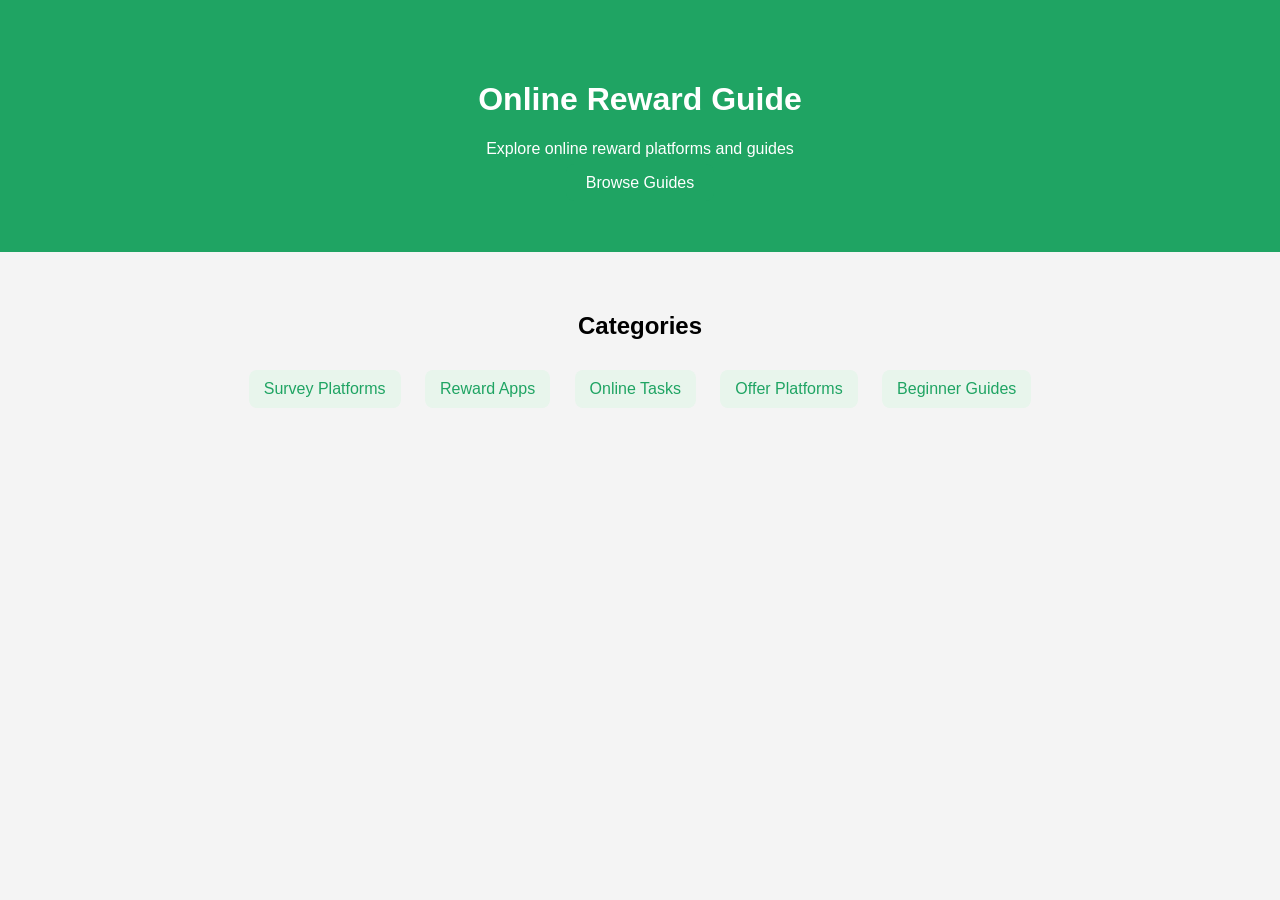
<file: index.html>
<!DOCTYPE html>
<html>
<head>

<meta name="viewport" content="width=device-width, initial-scale=1">

<title>Online Reward Guide</title>

<link rel="stylesheet" href="style.css">

</head>

<body>

<header>

<h1>Online Reward Guide</h1>

<p>Explore online reward platforms and guides</p>

<a class="btn" href="guides.html">Browse Guides</a>

</header>

<section class="categories">

<h2>Categories</h2>

<div class="catgrid">

<a href="guides.html?cat=surveys">Survey Platforms</a>

<a href="guides.html?cat=rewardapps">Reward Apps</a>

<a href="guides.html?cat=tasks">Online Tasks</a>

<a href="guides.html?cat=offers">Offer Platforms</a>

<a href="guides.html?cat=beginners">Beginner Guides</a>

</div>

</section>

</body>
</html>
</file>
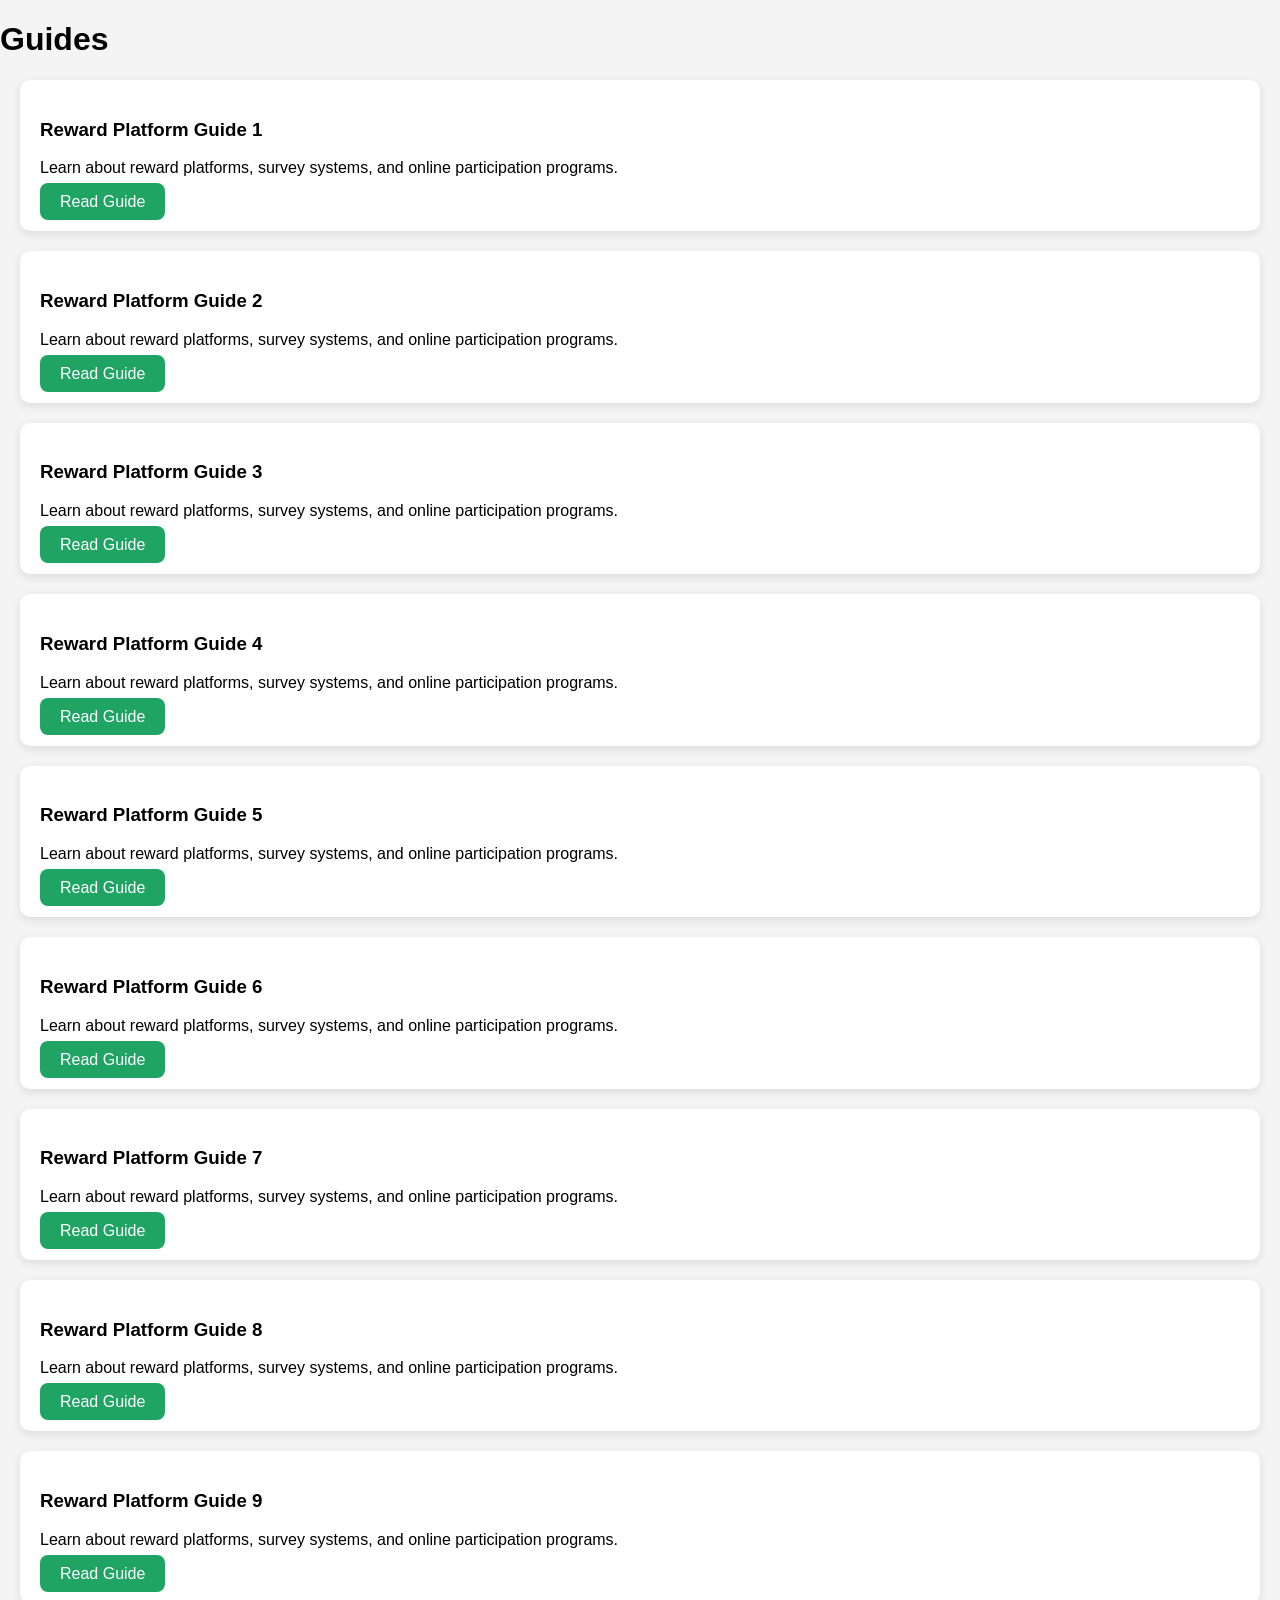
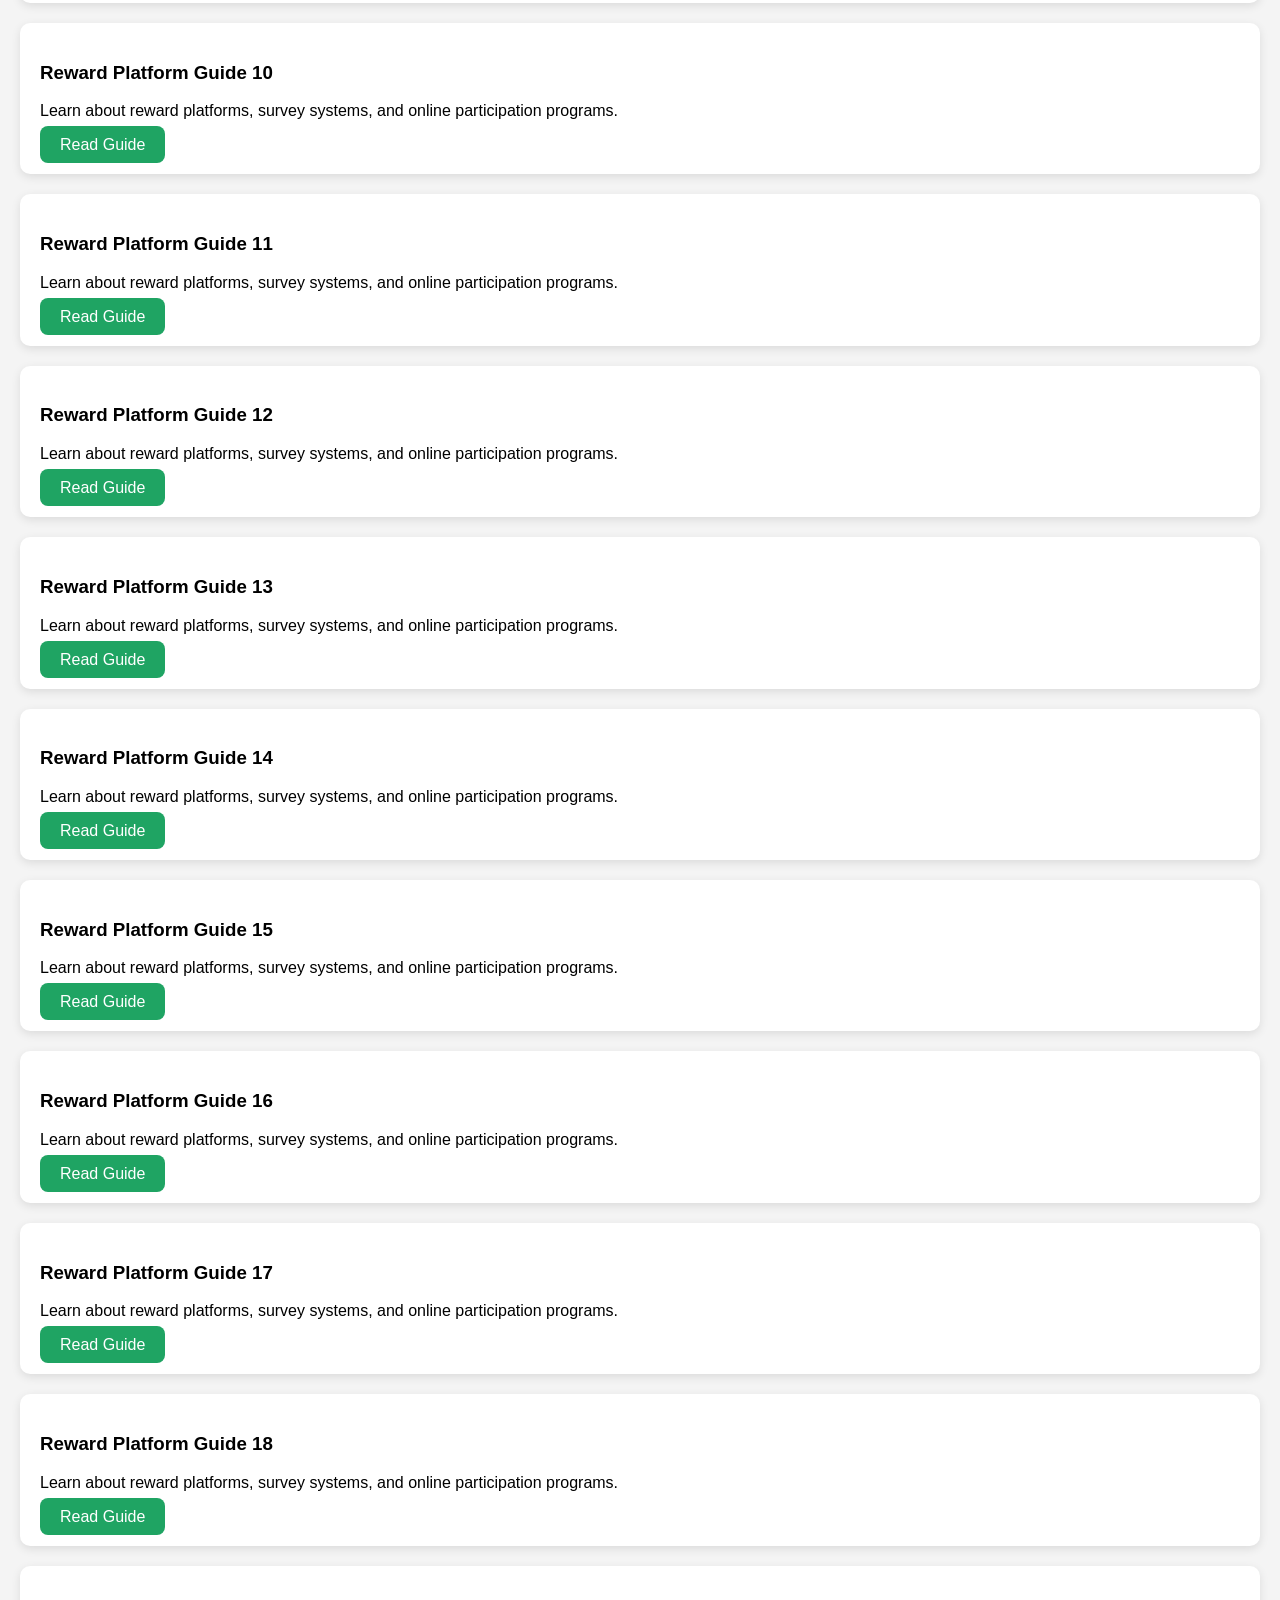
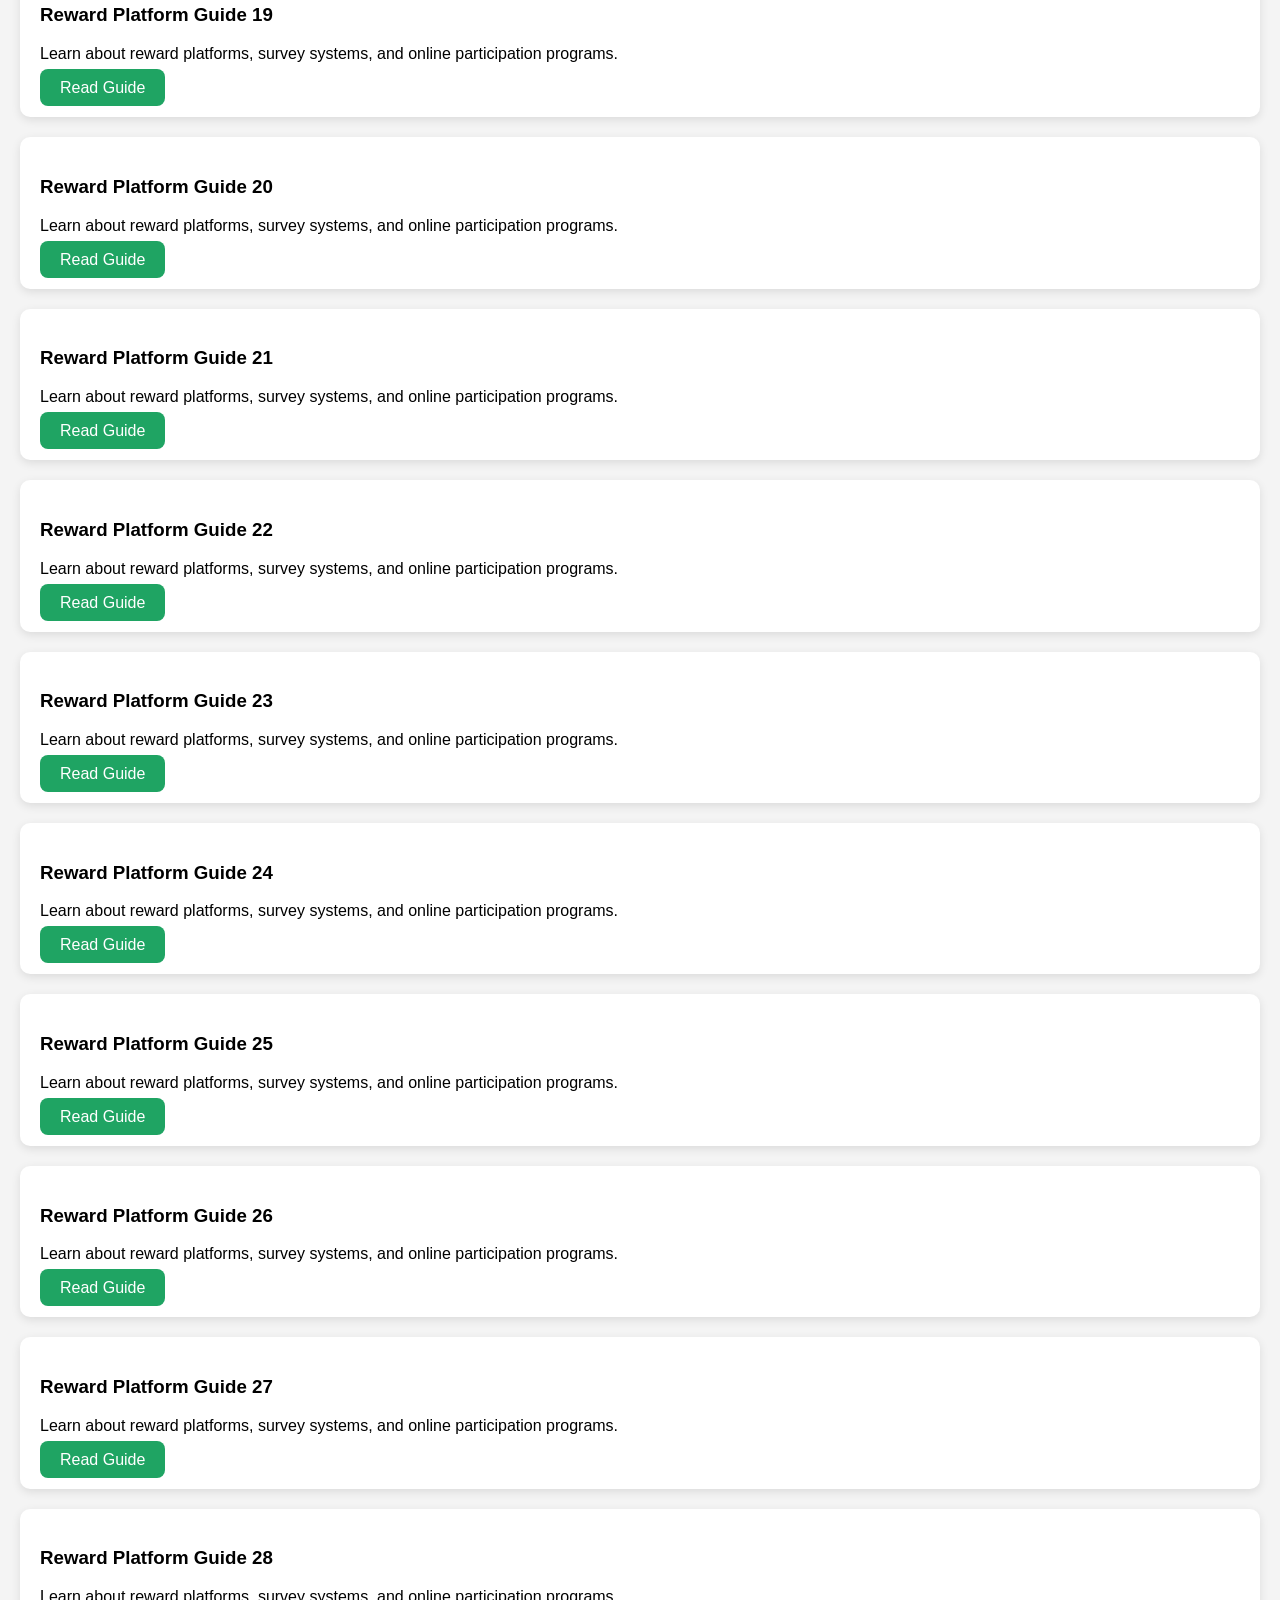
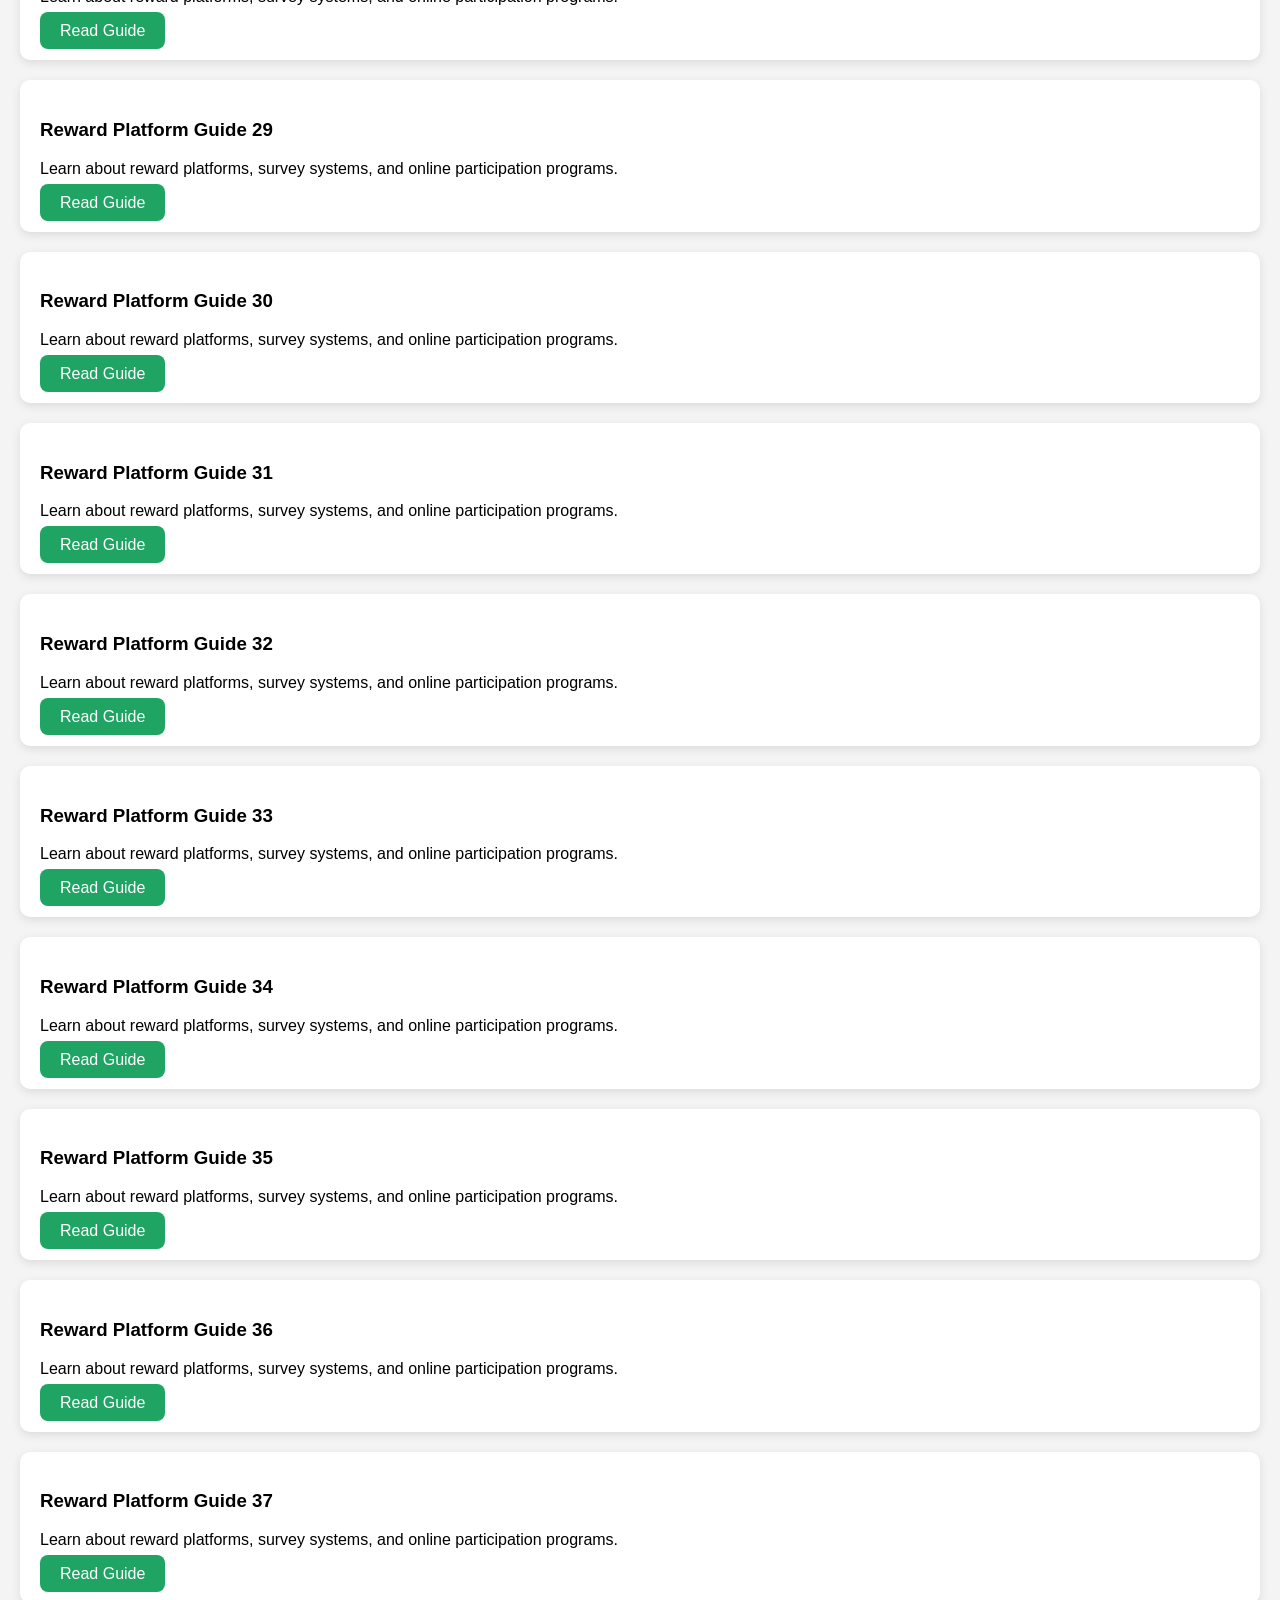
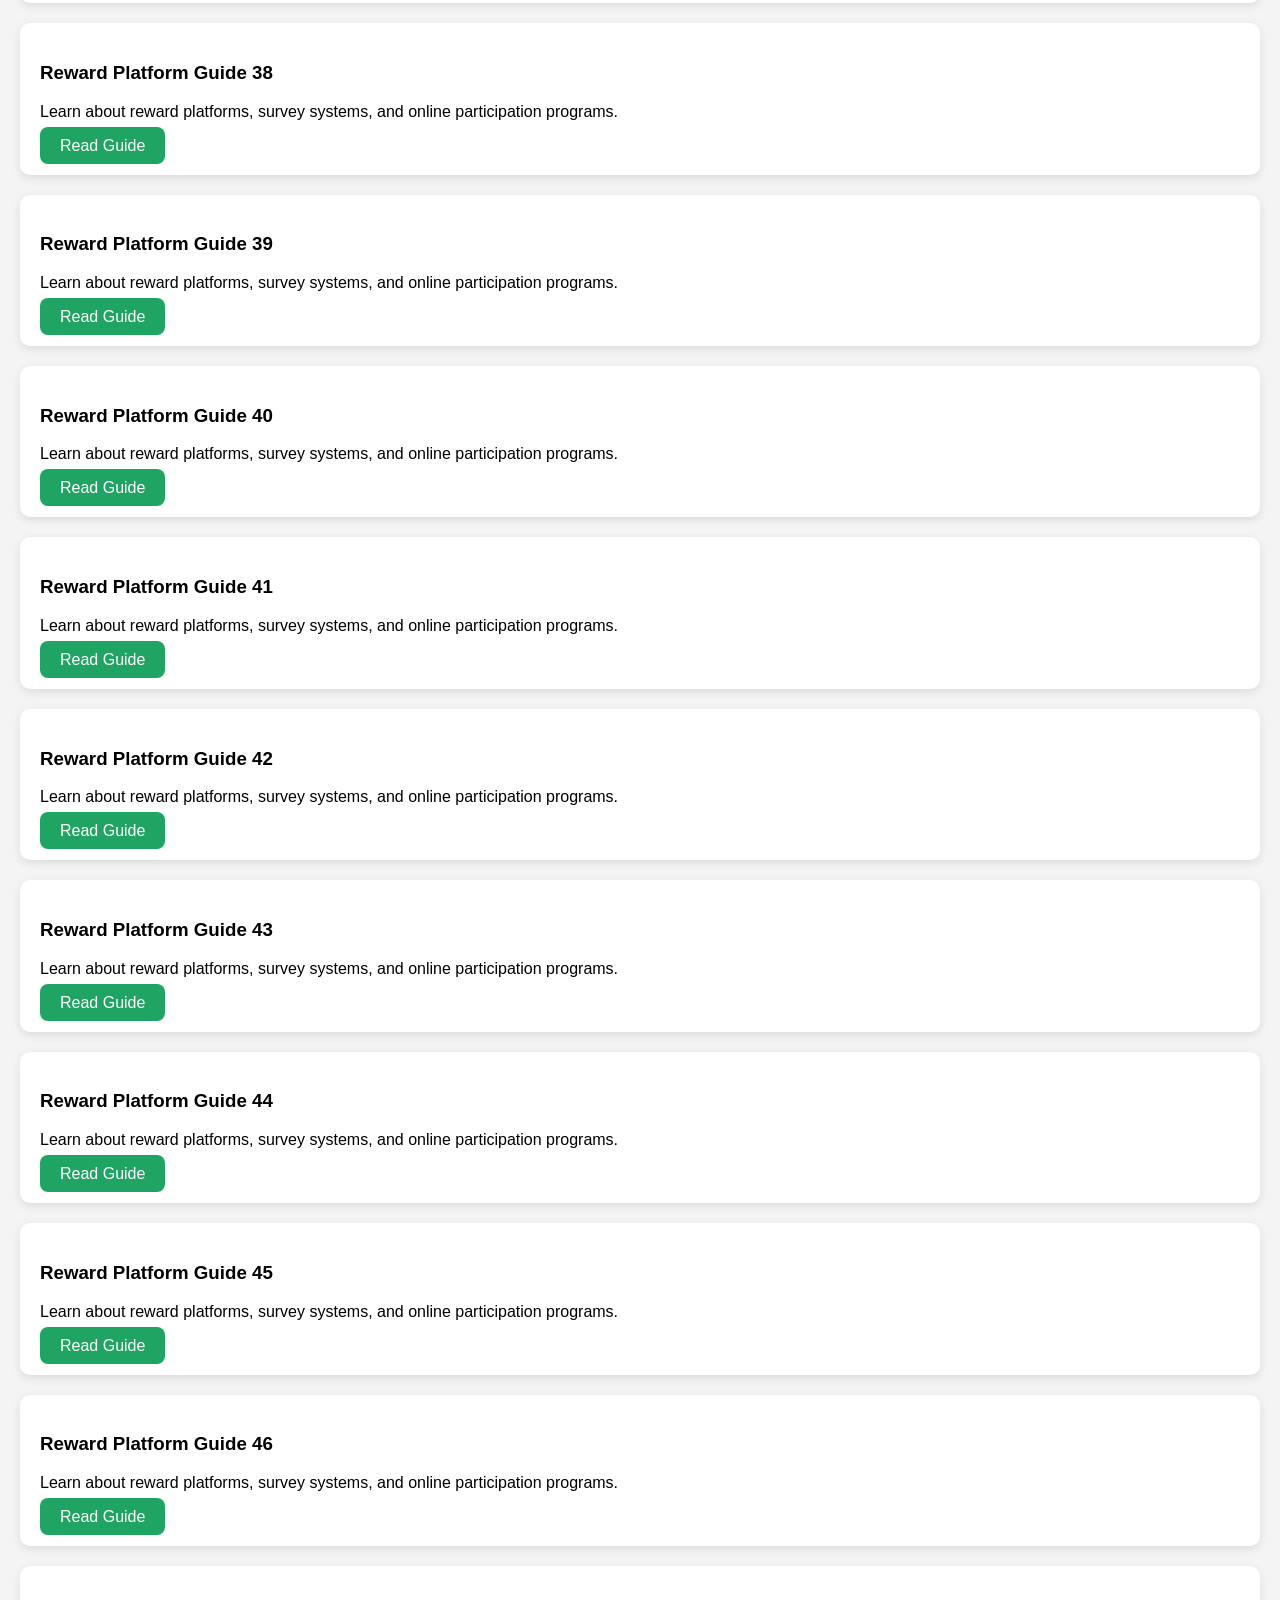
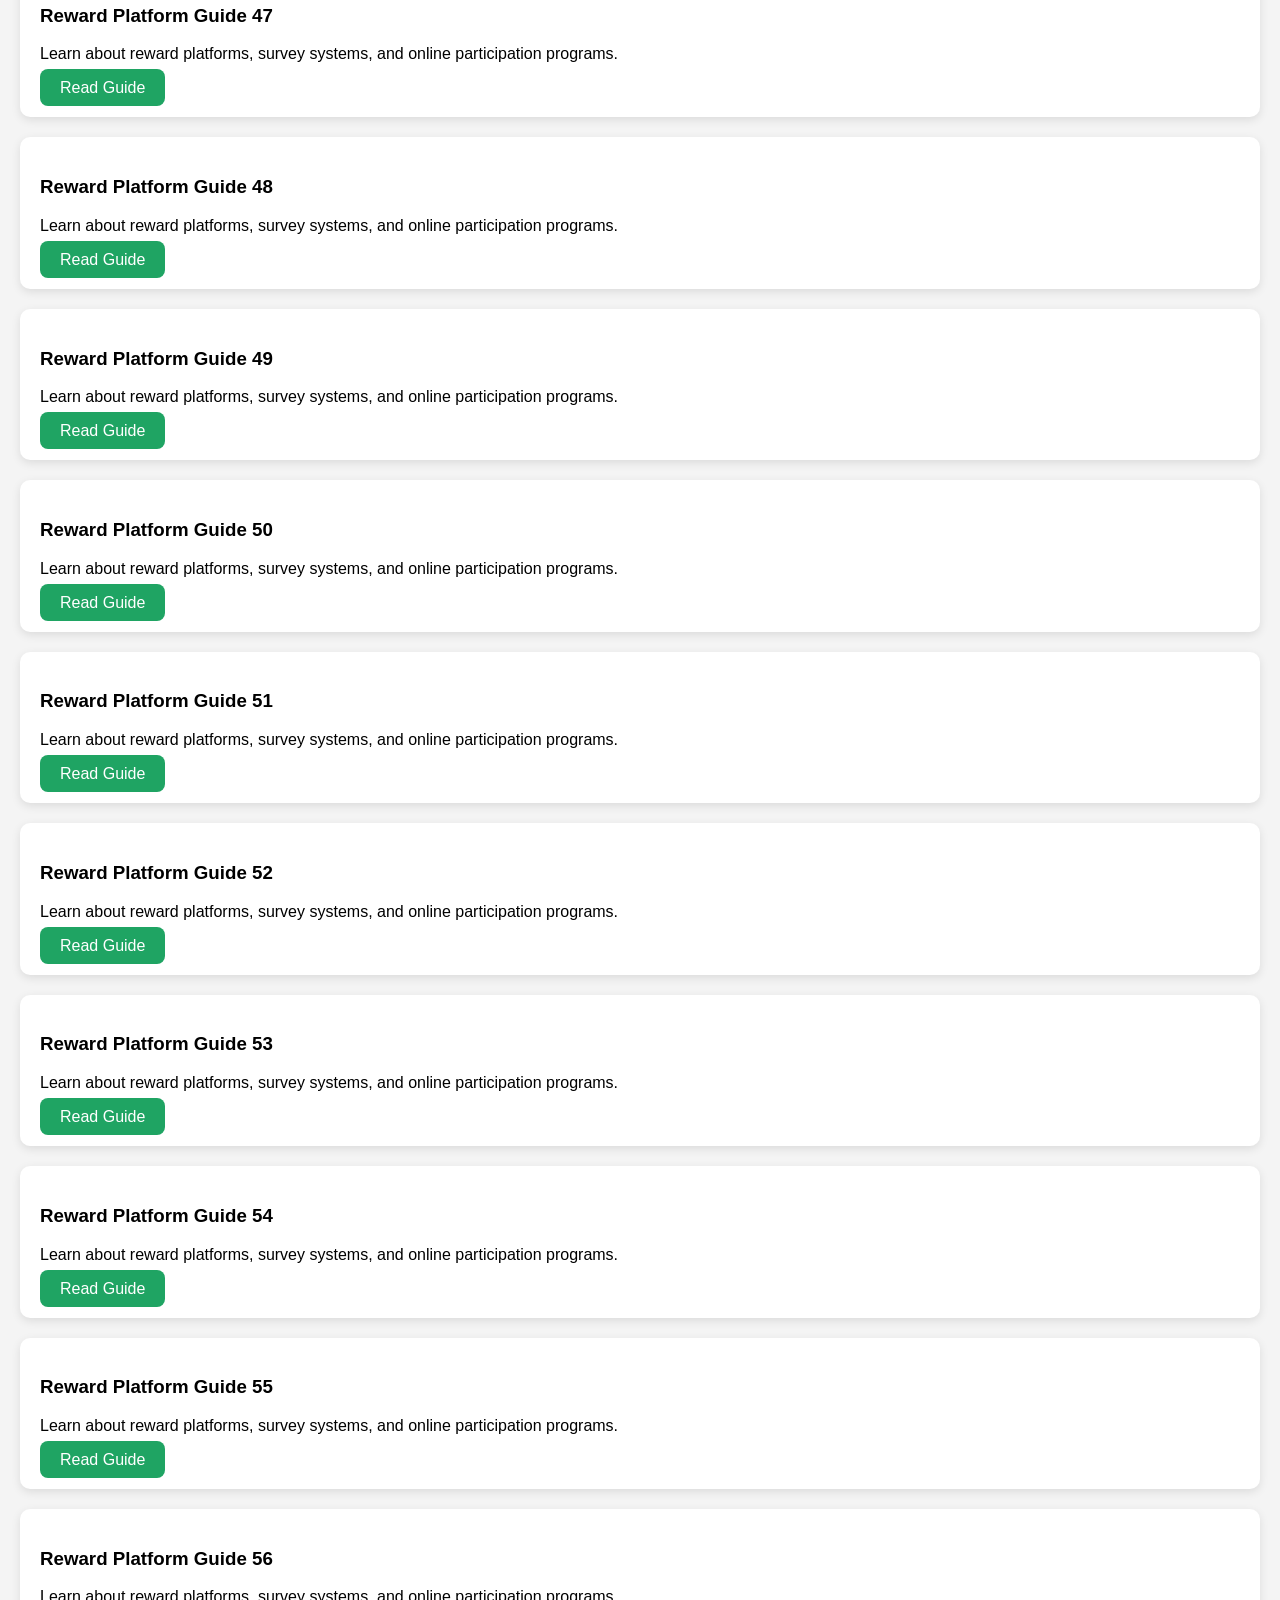
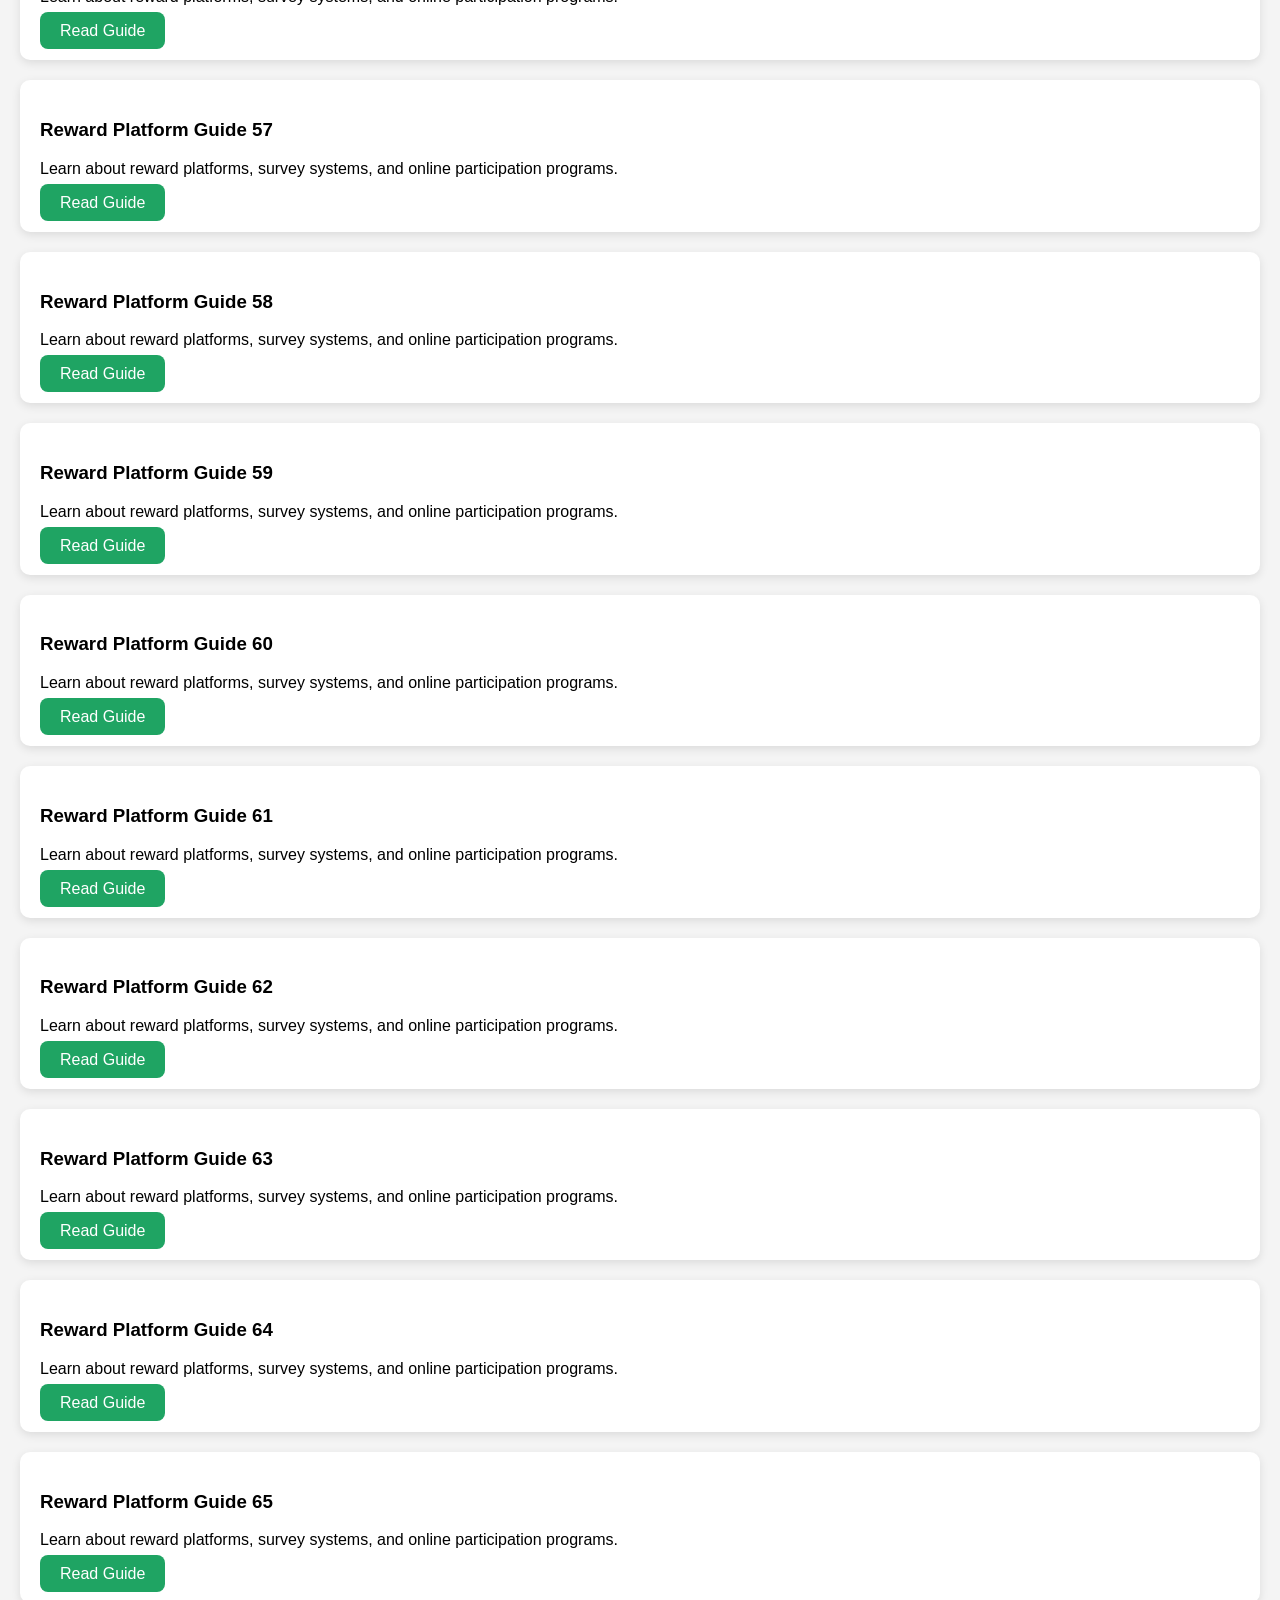
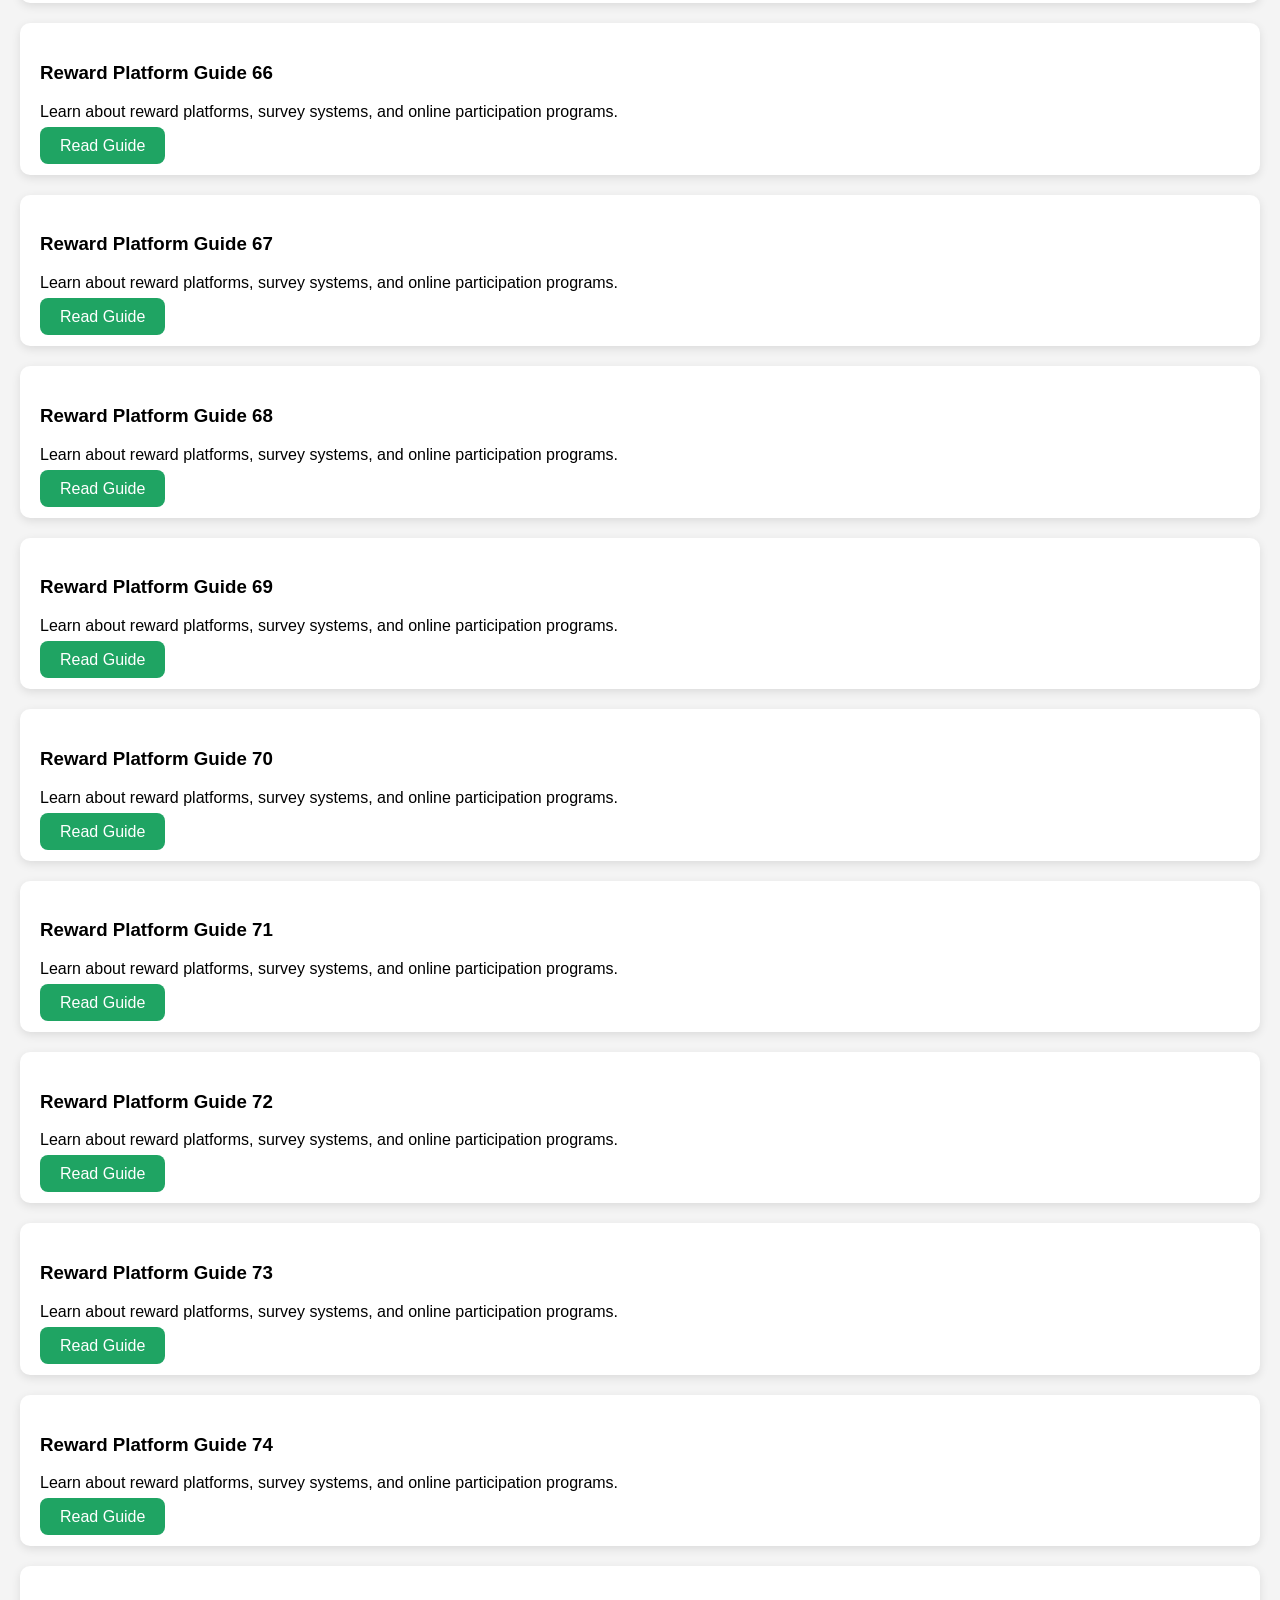
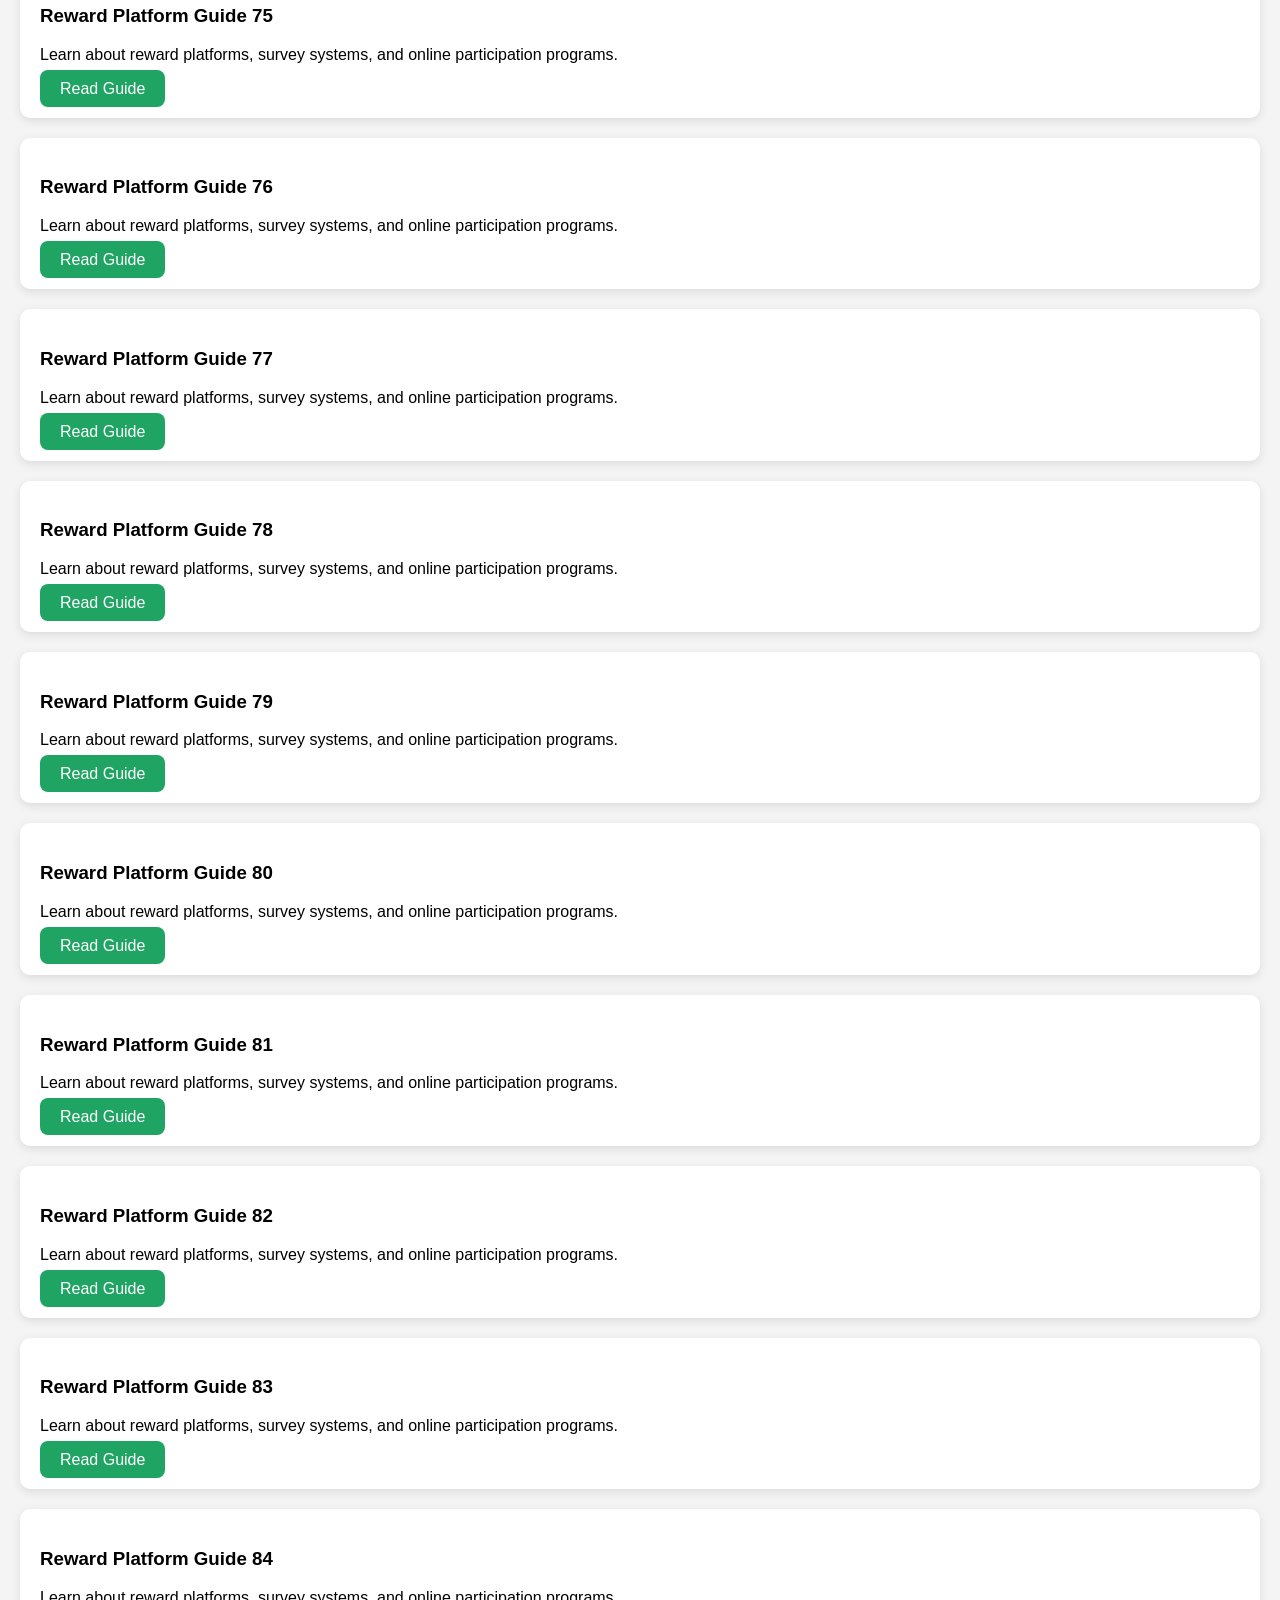
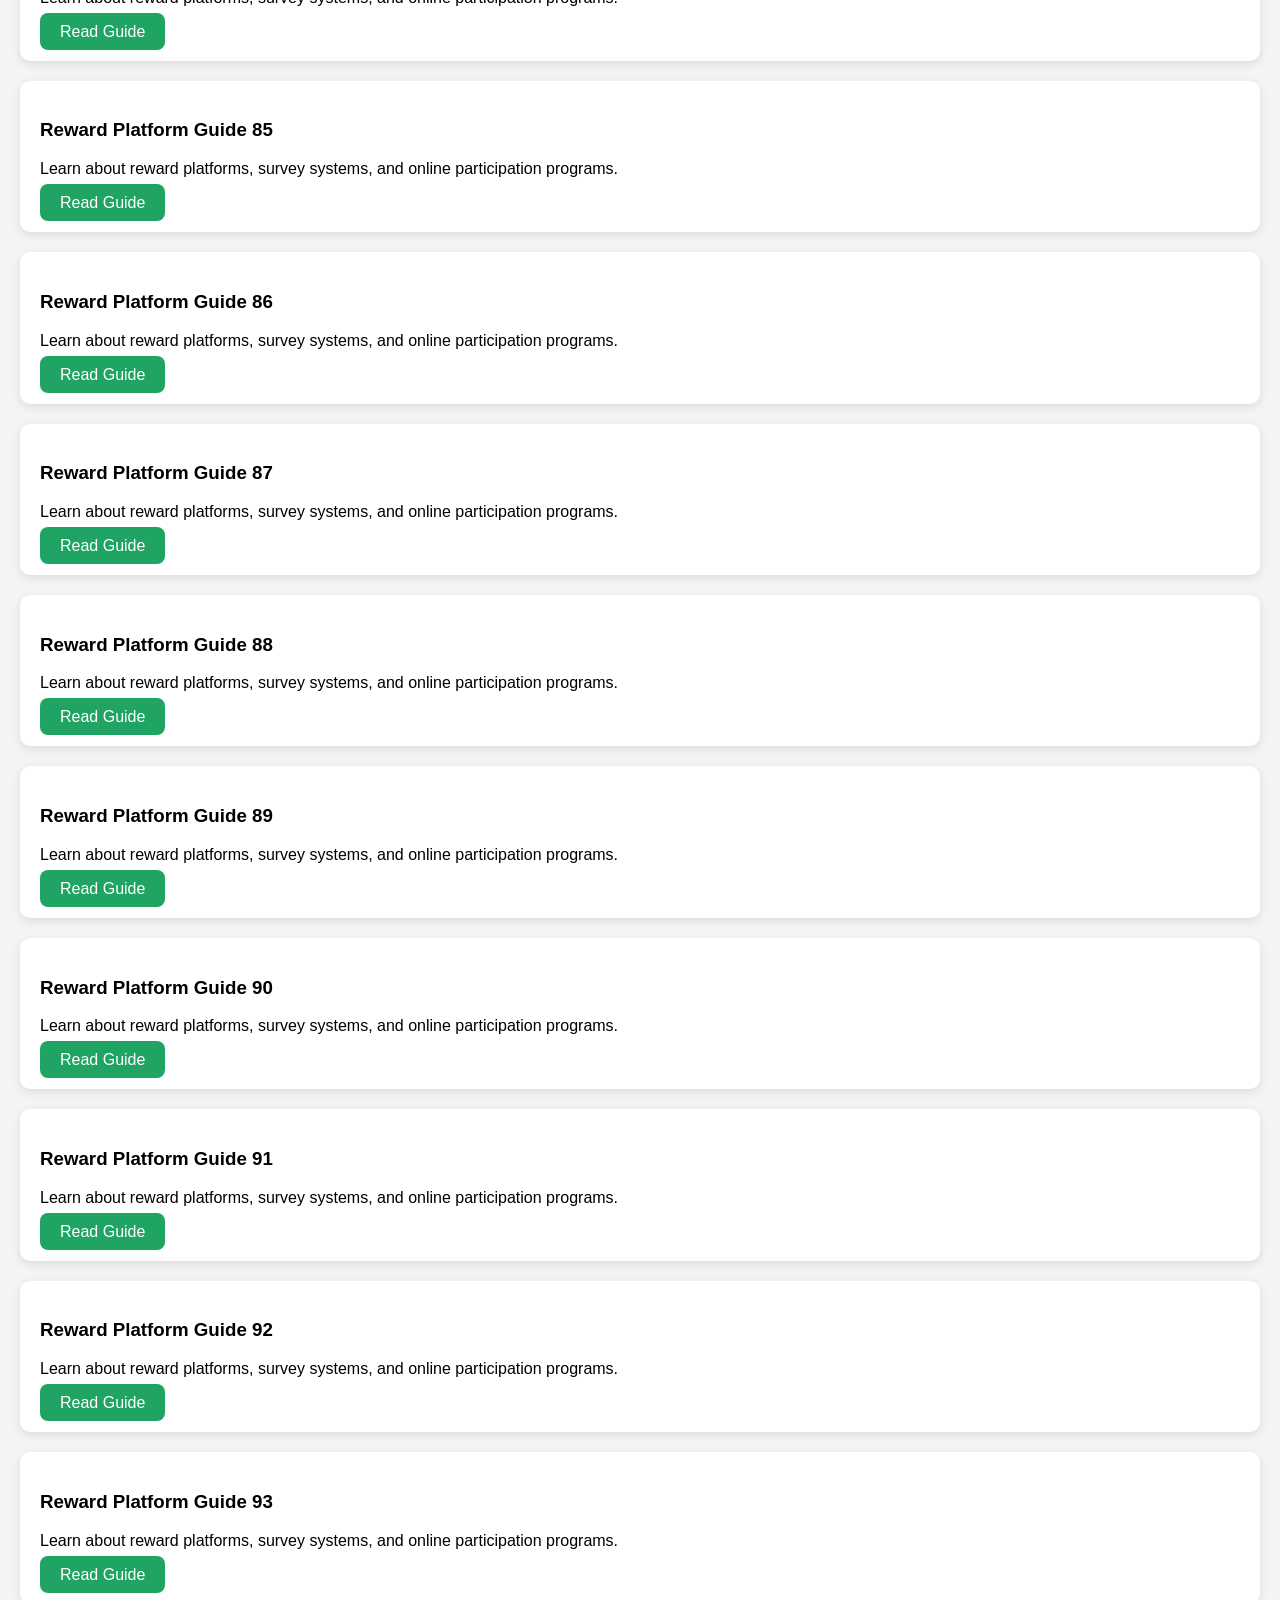
<file: guides.html>
<!DOCTYPE html>
<html>
<head>

<meta name="viewport" content="width=device-width, initial-scale=1">

<title>Guides</title>

<link rel="stylesheet" href="style.css">

<script src="data.js"></script>

</head>

<body>

<h1>Guides</h1>

<div id="guideList"></div>

<script>

let container=document.getElementById("guideList");

guides.forEach(g=>{

container.innerHTML+=`

<div class="card">

<h3>${g.title}</h3>

<p>${g.summary}</p>

<a href="guide.html?id=${g.id}" class="btn">Read Guide</a>

</div>

`

});

</script>

</body>
</html>
</file>
<file: style.css>
body{
font-family:Arial;
background:#f4f4f4;
margin:0;
}

header{
text-align:center;
padding:60px;
background:#1fa463;
color:white;
}

.btn{
background:#1fa463;
color:white;
padding:10px 20px;
text-decoration:none;
border-radius:8px;
}

.card{
background:white;
padding:20px;
margin:20px;
border-radius:10px;
box-shadow:0 3px 10px rgba(0,0,0,0.1);
}

.categories{
text-align:center;
padding:40px;
}

.catgrid a{
display:inline-block;
margin:10px;
padding:10px 15px;
background:#e8f5ec;
border-radius:8px;
text-decoration:none;
color:#1fa463;
}
</file>
